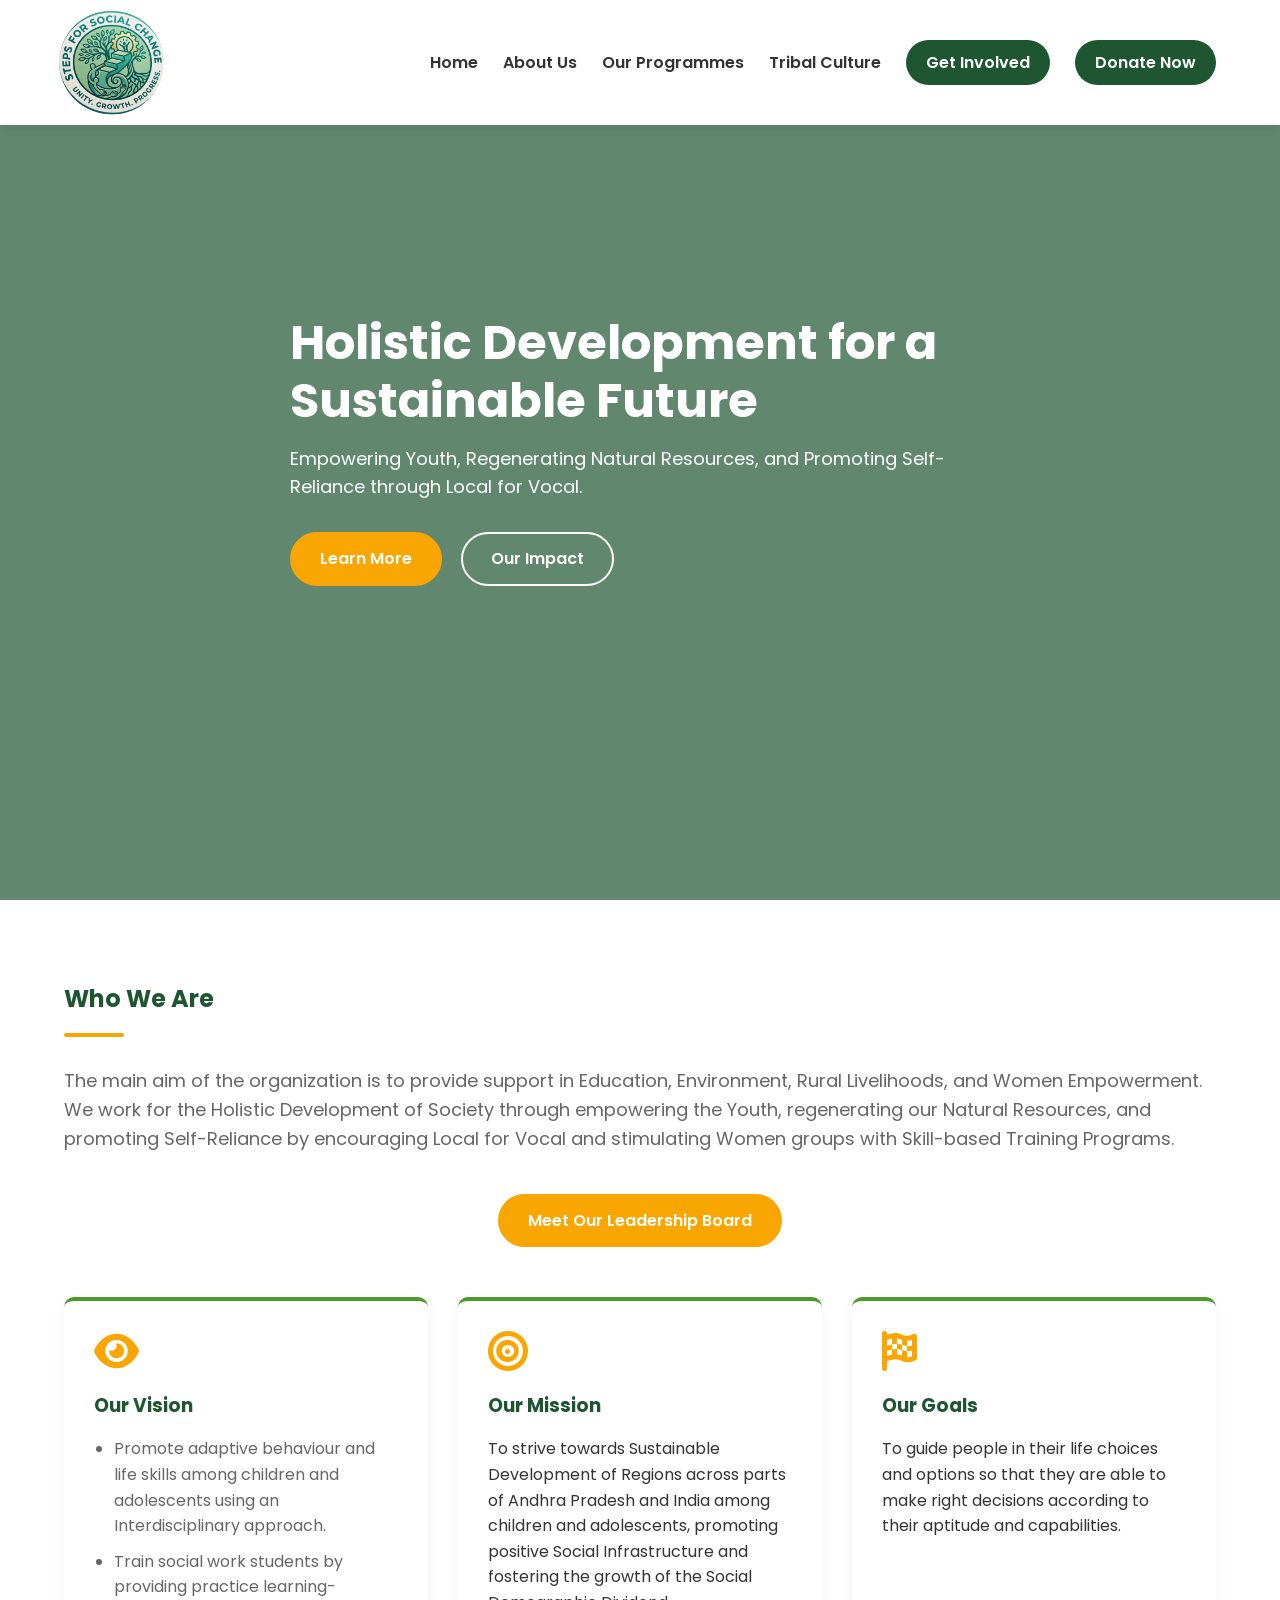
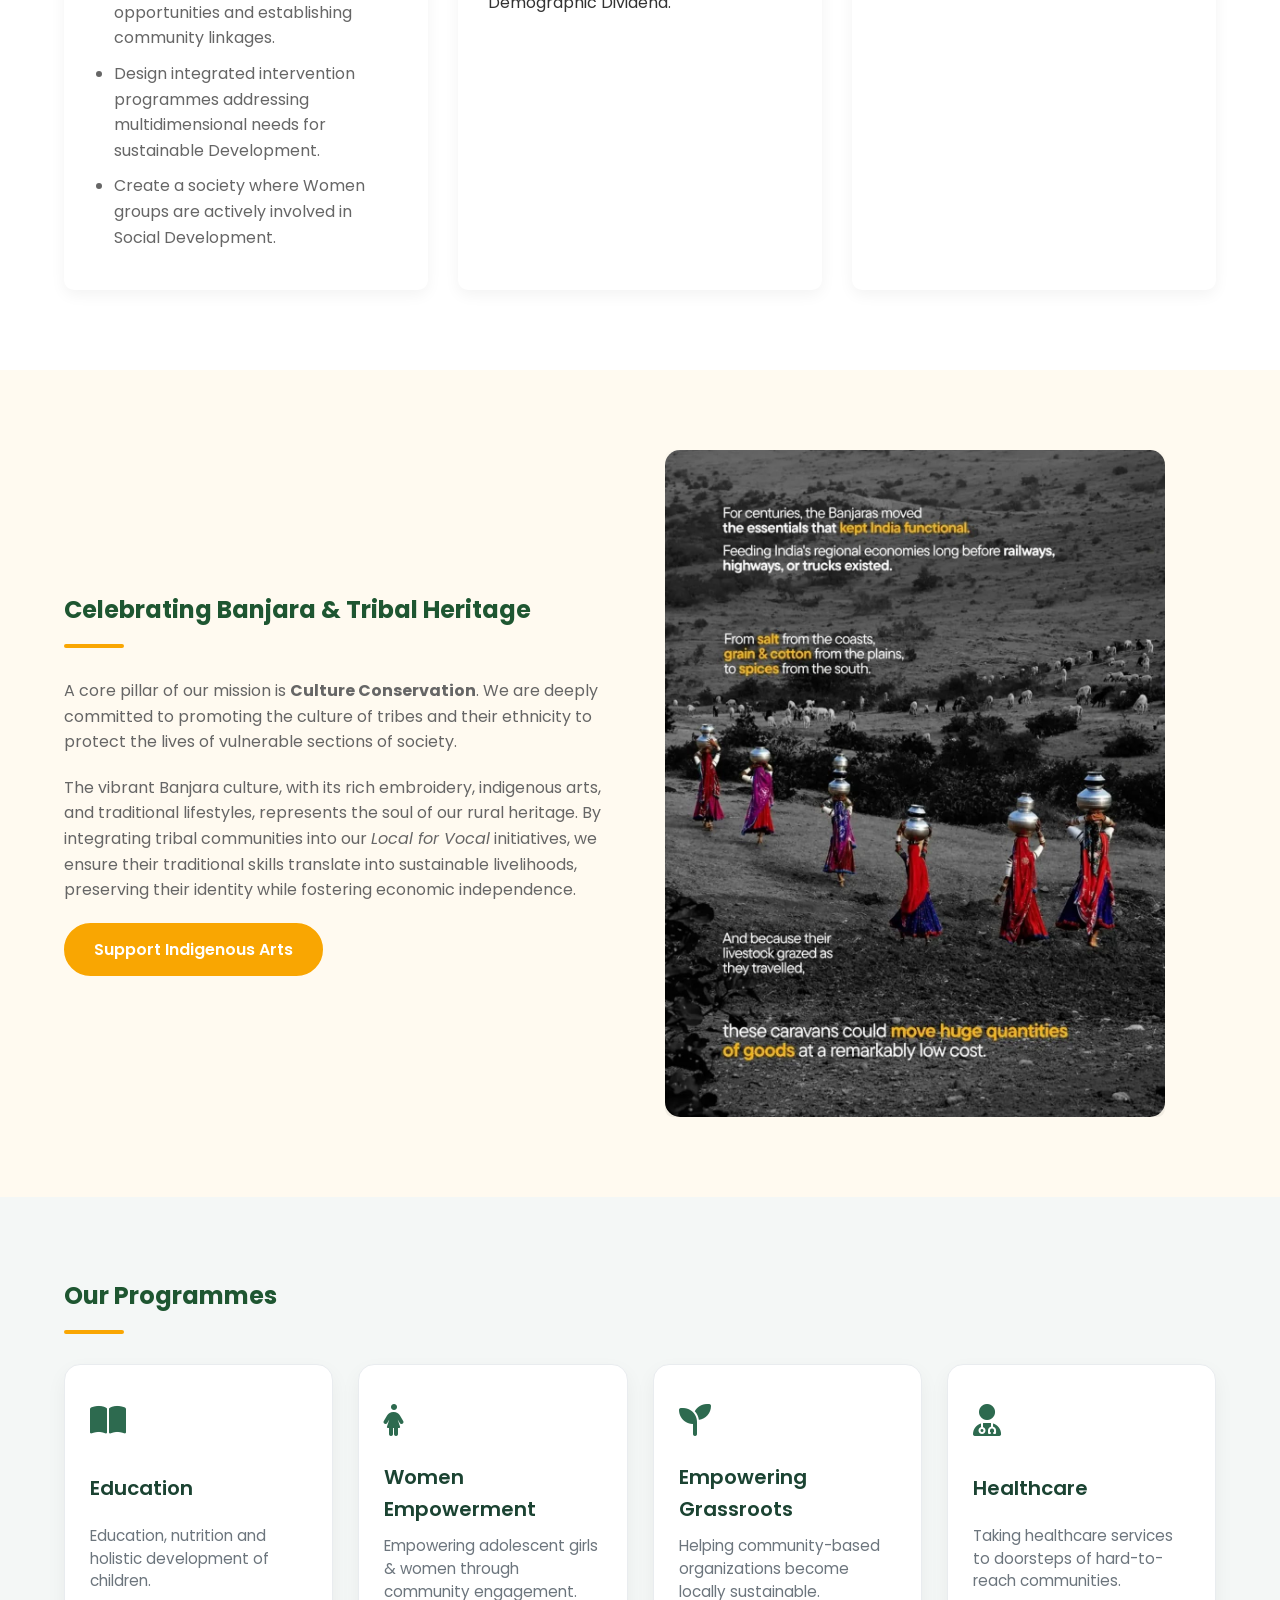
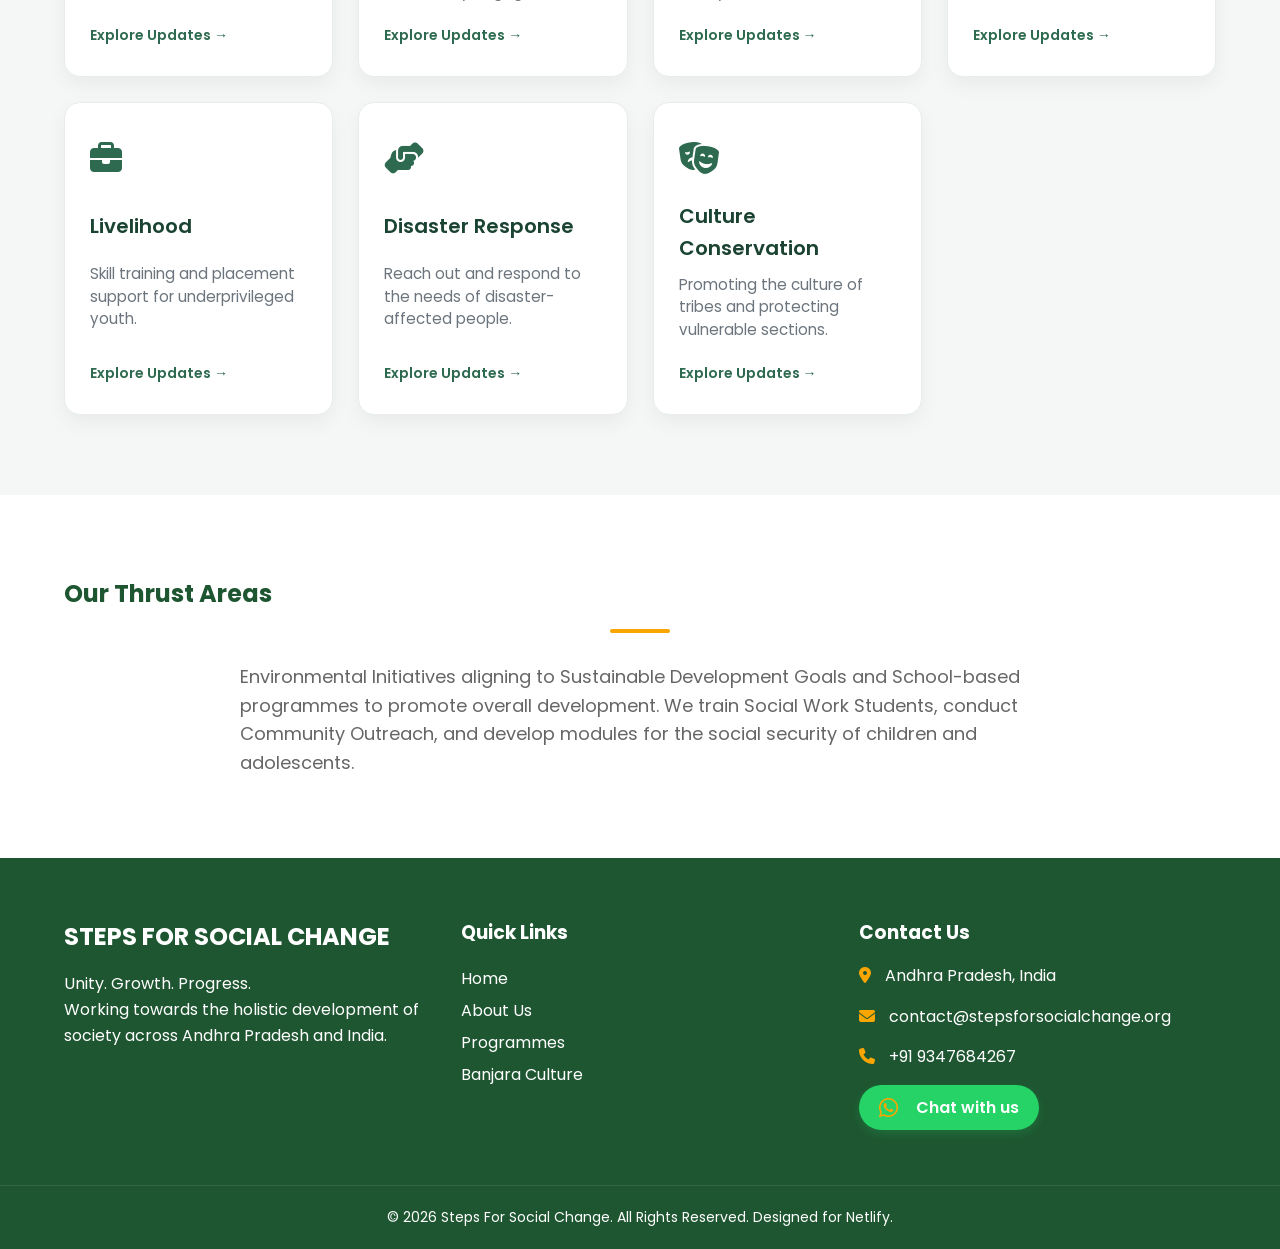
<file: index.html>
<!DOCTYPE html>
<html lang="en">
<head>
    <meta charset="UTF-8">
    <meta name="viewport" content="width=device-width, initial-scale=1.0">
    <title>Steps For Social Change | Unity. Growth. Progress.</title>
    <link rel="stylesheet" href="style.css">
    <!-- Google Fonts -->
    <link href="https://fonts.googleapis.com/css2?family=Poppins:wght@300;400;600;700&display=swap" rel="stylesheet">
    <!-- FontAwesome Icons -->
    <link rel="stylesheet" href="https://cdnjs.cloudflare.com/ajax/libs/font-awesome/6.4.0/css/all.min.css">
    <script src="https://identity.netlify.com/v1/netlify-identity-widget.js"></script>
</head>
<body>

    <!-- Navigation -->
    <nav id="navbar">
        <div class="container nav-container">
            <div class="logo">
                <a href="#home">
                    <img src="logo.jpg" alt="Steps for Social Change Logo" class="nav-logo-img">
                </a>
            </div>
            <ul class="nav-links">
                <li><a href="#home">Home</a></li>
                <li><a href="#about">About Us</a></li>
                <li><a href="#programmes">Our Programmes</a></li>
                <li><a href="#tribal-culture">Tribal Culture</a></li>
                <li><a href="#contact" class="btn-donate">Get Involved</a></li>
                <li><a href="donate.html" class="btn-donate">Donate Now</a></li>
            </ul>
            <div class="hamburger">
                <i class="fa-solid fa-bars"></i>
            </div>
        </div>
    </nav>

    <!-- Hero Section -->
    <header id="home" class="hero">
        <div class="hero-overlay">
            <div class="container hero-content">
                <h1>Holistic Development for a Sustainable Future</h1>
                <p>Empowering Youth, Regenerating Natural Resources, and Promoting Self-Reliance through Local for Vocal.</p>
                <a href="#about" class="btn-primary">Learn More</a>
                <a href="#programmes" class="btn-secondary">Our Impact</a>
            </div>
        </div>
    </header>

    <!-- About Section -->
    <section id="about" class="about section-padding">
        <div class="container">
            <div class="section-title">
                <h2>Who We Are</h2>
                <div class="underline"></div>
            </div>
            <p class="about-text">The main aim of the organization is to provide support in Education, Environment, Rural Livelihoods, and Women Empowerment. We work for the Holistic Development of Society through empowering the Youth, regenerating our Natural Resources, and promoting Self-Reliance by encouraging Local for Vocal and stimulating Women groups with Skill-based Training Programs.</p>

            <div style="text-align: center; margin-bottom: 50px;">
                <a href="team.html" class="btn-primary">Meet Our Leadership Board</a>
            </div>
            
            <div class="mission-vision-grid">
                <div class="card">
                    <i class="fa-solid fa-eye card-icon"></i>
                    <h3>Our Vision</h3>
                    <ul>
                        <li>Promote adaptive behaviour and life skills among children and adolescents using an Interdisciplinary approach.</li>
                        <li>Train social work students by providing practice learning-opportunities and establishing community linkages.</li>
                        <li>Design integrated intervention programmes addressing multidimensional needs for sustainable Development.</li>
                        <li>Create a society where Women groups are actively involved in Social Development.</li>
                    </ul>
                </div>
                <div class="card">
                    <i class="fa-solid fa-bullseye card-icon"></i>
                    <h3>Our Mission</h3>
                    <p>To strive towards Sustainable Development of Regions across parts of Andhra Pradesh and India among children and adolescents, promoting positive Social Infrastructure and fostering the growth of the Social Demographic Dividend.</p>
                </div>
                <div class="card">
                    <i class="fa-solid fa-flag-checkered card-icon"></i>
                    <h3>Our Goals</h3>
                    <p>To guide people in their life choices and options so that they are able to make right decisions according to their aptitude and capabilities.</p>
                </div>
            </div>
        </div>
    </section>

    <!-- Banjara & Tribal Culture Special Section -->
    <section id="tribal-culture" class="tribal-culture section-padding">
        <div class="container culture-container">
            <div class="culture-content">
                <h2>Celebrating Banjara & Tribal Heritage</h2>
                <div class="underline"></div>
                <p>A core pillar of our mission is <strong>Culture Conservation</strong>. We are deeply committed to promoting the culture of tribes and their ethnicity to protect the lives of vulnerable sections of society. </p>
                <p>The vibrant Banjara culture, with its rich embroidery, indigenous arts, and traditional lifestyles, represents the soul of our rural heritage. By integrating tribal communities into our <em>Local for Vocal</em> initiatives, we ensure their traditional skills translate into sustainable livelihoods, preserving their identity while fostering economic independence.</p>
                <a href="#contact" class="btn-primary">Support Indigenous Arts</a>
            </div>
            <div class="culture-image">
                <div class="heritage-carousel">
                    <img src="59ddb4f0-45ab-4833-b432-9e5e11ad16b7_58E05A8D-95D9-4FCF-BFBD-58B52E656C85.jpeg" class="carousel-slide active" alt="Banjara moving essentials">
                    <img src="da3371e2-6e1e-4496-9858-2b9078e73fbe_9B9F5430-1B64-404F-A151-03962C8EC4CA.jpeg" class="carousel-slide" alt="Criminal Tribes Act history">
                    <img src="ea376f99-ee1e-46b5-b02f-2705aa6b3204_6EC0D653-9CE4-4EA3-B142-CFF8C88B8E1D.jpeg" class="carousel-slide" alt="Banjara resilience and traditions">
                    <img src="fd7890cd-51f4-44ae-8871-87bb57b98c9d_29EB6A85-5880-4DAD-A44D-D29083FCB44A.jpeg" class="carousel-slide" alt="Banjara women wearing wealth">
                    <img src="unnamed-7.jpg" class="carousel-slide" alt="Banjara culture">
                </div>
            </div>
        </div>
    </section>

    <!-- Our Programmes Section -->
    <section id="programmes" class="programmes section-padding bg-light">
        <div class="container">
            <div class="section-title">
                <h2>Our Programmes</h2>
                <div class="underline"></div>
            </div>
            <div class="programmes-grid">

              <!-- 1. Education -->
              <div class="programme-card" onclick="window.location.href='program.html?category=education'">
                <div class="icon"><i class="fa-solid fa-book-open"></i></div>
                <h3>Education</h3>
                <p>Education, nutrition and holistic development of children.</p>
                <a href="program.html?category=education" class="card-link-btn">Explore Updates →</a>
              </div>

              <!-- 2. Women Empowerment -->
              <div class="programme-card" onclick="window.location.href='program.html?category=women-empowerment'">
                <div class="icon"><i class="fa-solid fa-person-dress"></i></div>
                <h3>Women Empowerment</h3>
                <p>Empowering adolescent girls & women through community engagement.</p>
                <a href="program.html?category=women-empowerment" class="card-link-btn">Explore Updates →</a>
              </div>

              <!-- 3. Empowering Grassroots -->
<div class="programme-card" onclick="window.location.href='program.html?category=empowering-grassroots'">
  <div class="icon"><i class="fa-solid fa-seedling"></i></div>
  <h3>Empowering Grassroots</h3>
  <p>Helping community-based organizations become locally sustainable.</p>
  <a href="program.html?category=empowering-grassroots" class="card-link-btn">Explore Updates →</a>
</div>

              <!-- 4. Healthcare -->
              <div class="programme-card" onclick="window.location.href='program.html?category=healthcare'">
                <div class="icon"><i class="fa-solid fa-user-doctor"></i></div>
                <h3>Healthcare</h3>
                <p>Taking healthcare services to doorsteps of hard-to-reach communities.</p>
                <a href="program.html?category=healthcare" class="card-link-btn">Explore Updates →</a>
              </div>

              <!-- 5. Livelihood -->
              <div class="programme-card" onclick="window.location.href='program.html?category=livelihood'">
                <div class="icon"><i class="fa-solid fa-briefcase"></i></div>
                <h3>Livelihood</h3>
                <p>Skill training and placement support for underprivileged youth.</p>
                <a href="program.html?category=livelihood" class="card-link-btn">Explore Updates →</a>
              </div>

              <!-- 6. Disaster Response -->
              <div class="programme-card" onclick="window.location.href='program.html?category=disaster-response'">
                <div class="icon"><i class="fa-solid fa-handshake-angle"></i></div>
                <h3>Disaster Response</h3>
                <p>Reach out and respond to the needs of disaster-affected people.</p>
                <a href="program.html?category=disaster-response" class="card-link-btn">Explore Updates →</a>
              </div>

              <!-- 7. Culture Conservation -->
              <div class="programme-card" onclick="window.location.href='program.html?category=culture-conservation'">
                <div class="icon"><i class="fa-solid fa-masks-theater"></i></div>
                <h3>Culture Conservation</h3>
                <p>Promoting the culture of tribes and protecting vulnerable sections.</p>
                <a href="program.html?category=culture-conservation" class="card-link-btn">Explore Updates →</a>
              </div>

            </div>
        </div>
    </section>

    <!-- Thrust Areas Section -->
    <section class="thrust-areas section-padding">
        <div class="container text-center">
            <h2>Our Thrust Areas</h2>
            <div class="underline center-line"></div>
            <p class="thrust-text">Environmental Initiatives aligning to Sustainable Development Goals and School-based programmes to promote overall development. We train Social Work Students, conduct Community Outreach, and develop modules for the social security of children and adolescents.</p>
        </div>
    </section>

    <!-- Footer -->
    <footer id="contact">
        <div class="container footer-container">
            <div class="footer-about">
                <h2>STEPS FOR SOCIAL CHANGE</h2>
                <p>Unity. Growth. Progress.</p>
                <p>Working towards the holistic development of society across Andhra Pradesh and India.</p>
            </div>
            <div class="footer-links">
                <h3>Quick Links</h3>
                <ul>
                    <li><a href="#home">Home</a></li>
                    <li><a href="#about">About Us</a></li>
                    <li><a href="#programmes">Programmes</a></li>
                    <li><a href="#tribal-culture">Banjara Culture</a></li>
                </ul>
            </div>
            <div class="footer-contact">
                <h3>Contact Us</h3>
                <p><i class="fa-solid fa-location-dot"></i> Andhra Pradesh, India</p>
                <p><i class="fa-solid fa-envelope"></i> contact@stepsforsocialchange.org</p>
                <p><i class="fa-solid fa-phone"></i> +91 9347684267</p>
                
                <div class="footer-socials" style="margin: 15px 0;">
                    <a href="https://wa.me/919347684267" target="_blank" class="social-icon whatsapp" title="Chat with us on WhatsApp">
                        <i class="fa-brands fa-whatsapp"></i>
                        <span>Chat with us</span>
                    </a>
                </div>
            </div>
        </div>
        <div class="footer-bottom">
            <p>&copy; 2026 Steps For Social Change. All Rights Reserved. Designed for Netlify.</p>
        </div>
    </footer>

    <script>
      if (window.netlifyIdentity) {
        window.netlifyIdentity.on("init", user => {
          if (!user) {
            window.netlifyIdentity.on("login", () => {
              document.location.href = "/admin/";
            });
          }
        });
      }
    </script>
    <script src="script.js"></script>
</body>
</html>
</file>
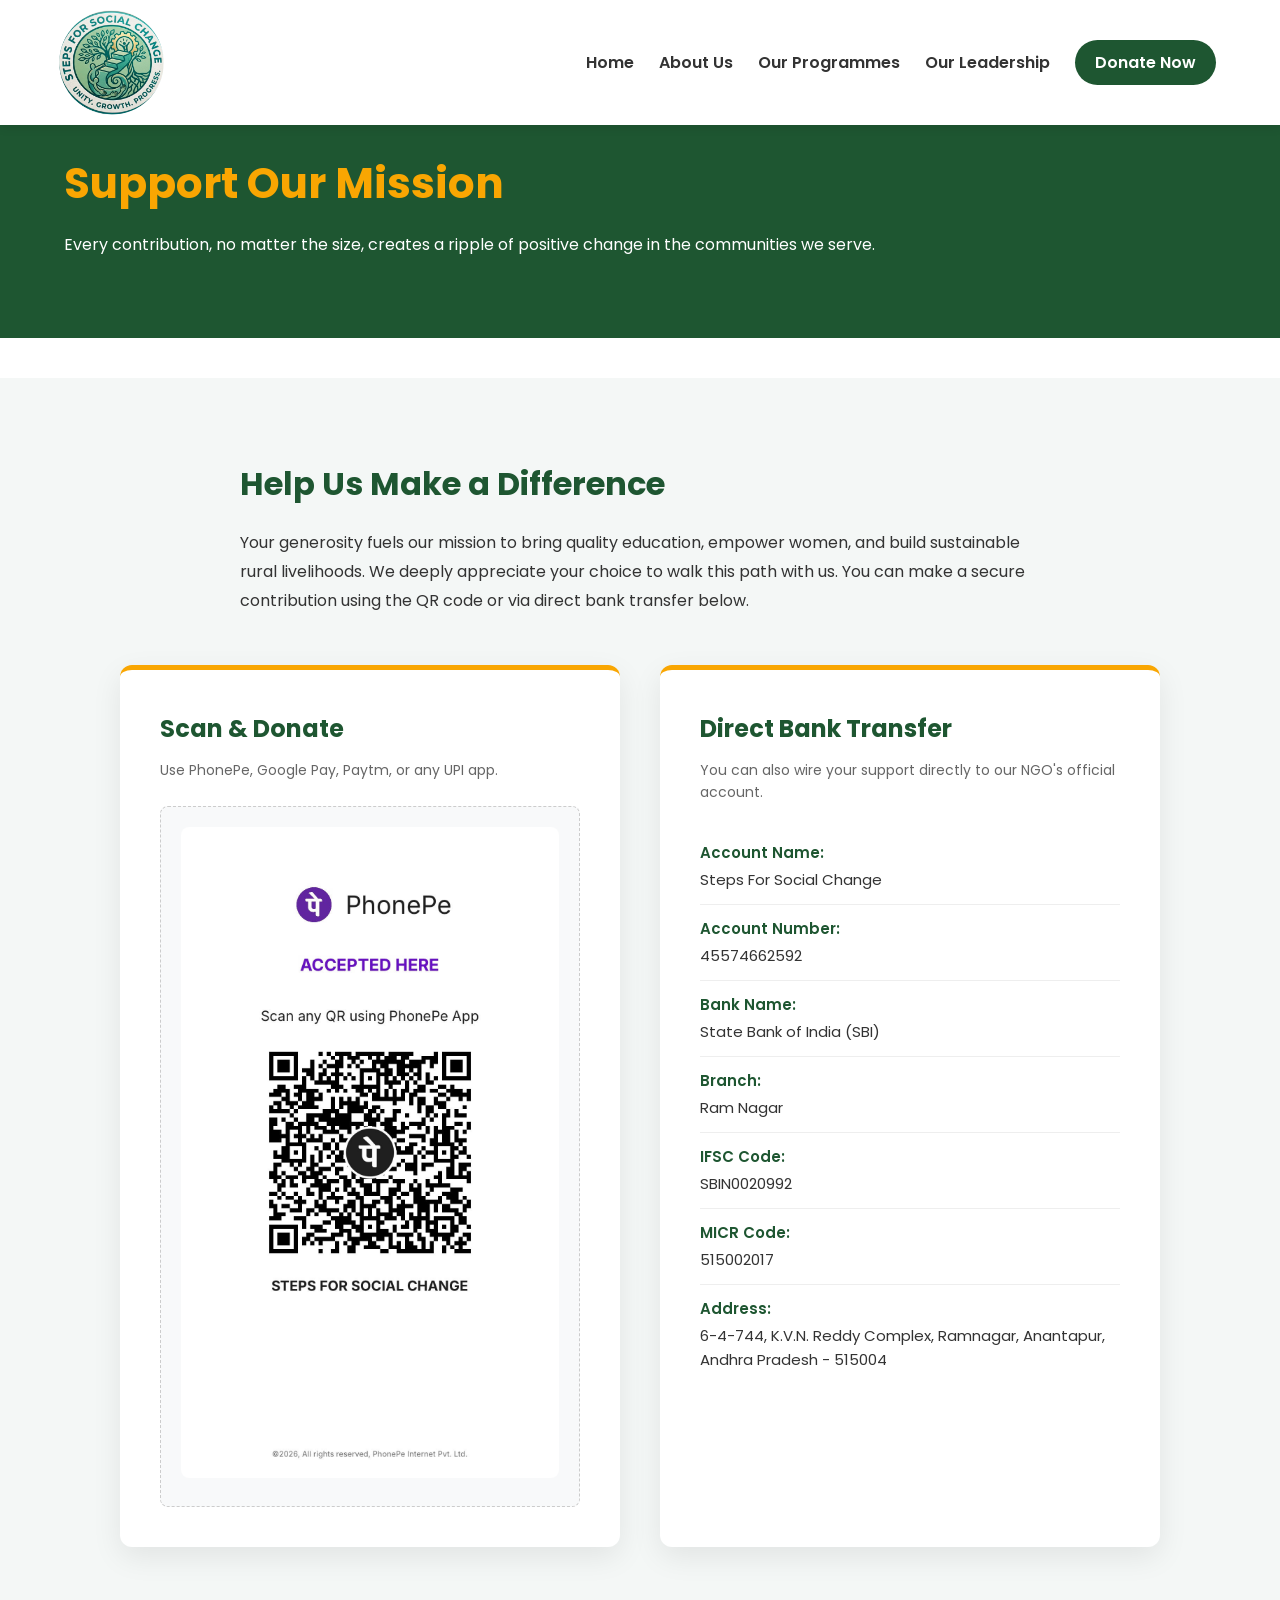
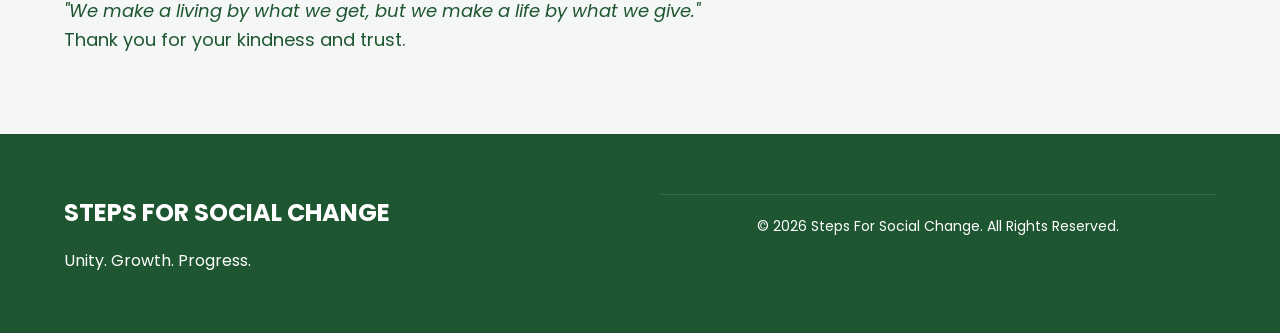
<file: donate.html>
<!DOCTYPE html>
<html lang="en">
<head>
    <meta charset="UTF-8">
    <meta name="viewport" content="width=device-width, initial-scale=1.0">
    <title>Donate | Steps For Social Change</title>
    <link rel="stylesheet" href="style.css">
    <link href="https://fonts.googleapis.com/css2?family=Poppins:wght@300;400;600;700&display=swap" rel="stylesheet">
    <link rel="stylesheet" href="https://cdnjs.cloudflare.com/ajax/libs/font-awesome/6.4.0/css/all.min.css">
</head>
<body>

    <!-- Navigation -->
    <nav id="navbar" style="box-shadow: 0 2px 10px rgba(0,0,0,0.1); padding: 10px 0;">
        <div class="container nav-container">
            <div class="logo">
                <a href="index.html">
                    <img src="logo.jpg" alt="Steps for Social Change Logo" class="nav-logo-img">
                </a>
            </div>
            <ul class="nav-links">
                <li><a href="index.html#home">Home</a></li>
                <li><a href="index.html#about">About Us</a></li>
                <li><a href="index.html#programmes">Our Programmes</a></li>
                <li><a href="team.html">Our Leadership</a></li>
                <li><a href="donate.html" class="btn-donate">Donate Now</a></li>
            </ul>
            <div class="hamburger">
                <i class="fa-solid fa-bars"></i>
            </div>
        </div>
    </nav>

    <!-- Page Header -->
    <header class="page-header">
        <div class="container text-center">
            <h1>Support Our Mission</h1>
            <p>Every contribution, no matter the size, creates a ripple of positive change in the communities we serve.</p>
        </div>
    </header>

    <!-- Donate Section -->
    <section class="donate-section section-padding bg-light">
        <div class="container">
            <div class="donate-intro text-center">
                <h2>Help Us Make a Difference</h2>
                <p>Your generosity fuels our mission to bring quality education, empower women, and build sustainable rural livelihoods. We deeply appreciate your choice to walk this path with us. You can make a secure contribution using the QR code or via direct bank transfer below.</p>
            </div>

            <div class="donate-grid">
                <!-- QR Code Box -->
                <div class="donate-card qr-card">
                    <h3>Scan & Donate</h3>
                    <p>Use PhonePe, Google Pay, Paytm, or any UPI app.</p>
                    <div class="qr-wrapper">
                        <img src="unnamed-6.jpg" alt="Steps For Social Change PhonePe QR Code">
                    </div>
                </div>

                <!-- Bank Details Box -->
                <div class="donate-card bank-card">
                    <h3>Direct Bank Transfer</h3>
                    <p>You can also wire your support directly to our NGO's official account.</p>
                    
                    <ul class="bank-details-list">
                        <li><strong>Account Name:</strong> Steps For Social Change</li>
                        <li><strong>Account Number:</strong> 45574662592</li>
                        <li><strong>Bank Name:</strong> State Bank of India (SBI)</li>
                        <li><strong>Branch:</strong> Ram Nagar</li>
                        <li><strong>IFSC Code:</strong> SBIN0020992</li>
                        <li><strong>MICR Code:</strong> 515002017</li>
                        <li><strong>Address:</strong> 6-4-744, K.V.N. Reddy Complex, Ramnagar, Anantapur, Andhra Pradesh - 515004</li>
                    </ul>
                </div>
            </div>
            
            <div class="donate-thank-you text-center">
                <p><em>"We make a living by what we get, but we make a life by what we give."</em><br>Thank you for your kindness and trust.</p>
            </div>
        </div>
    </section>

    <!-- Footer -->
    <footer id="contact">
        <div class="container footer-container">
            <div class="footer-about">
                <h2>STEPS FOR SOCIAL CHANGE</h2>
                <p>Unity. Growth. Progress.</p>
            </div>
            <div class="footer-bottom">
                <p>&copy; 2026 Steps For Social Change. All Rights Reserved.</p>
            </div>
        </div>
    </footer>

    <script src="script.js"></script>
</body>
</html>
</file>
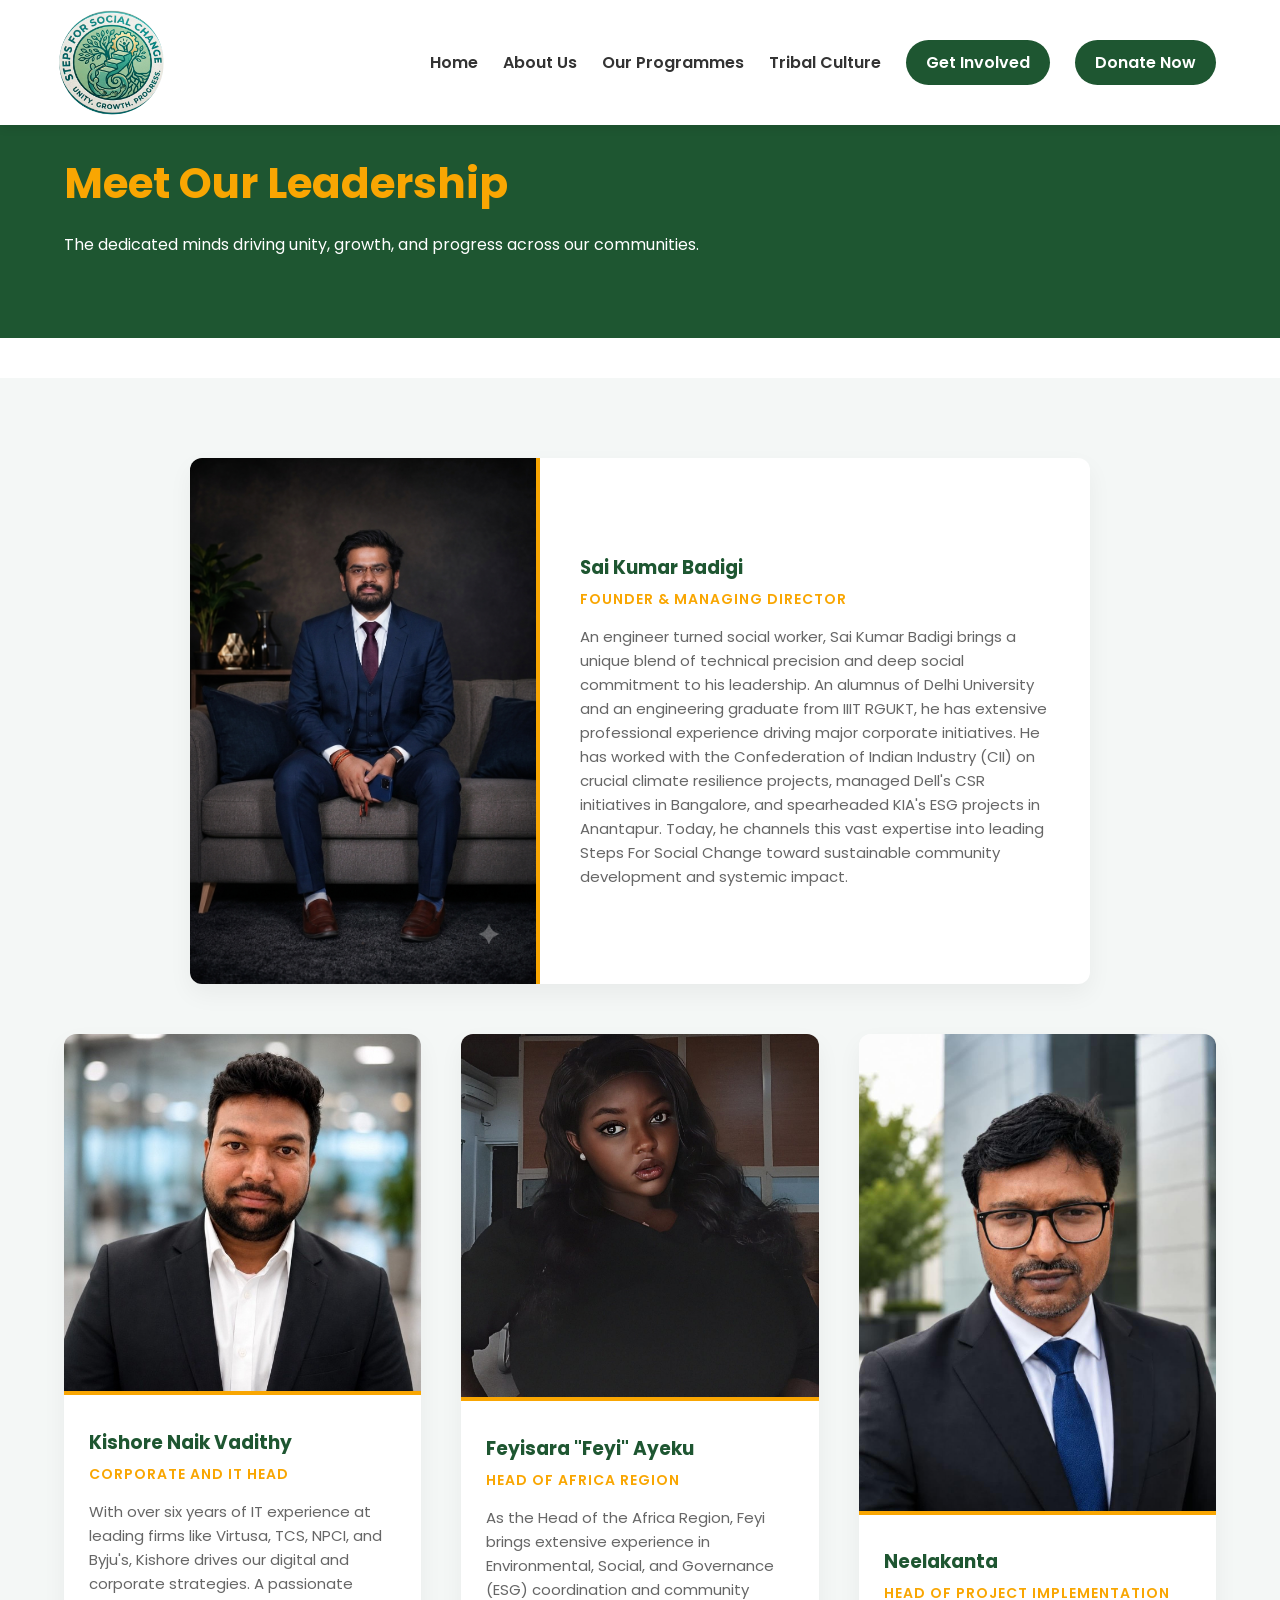
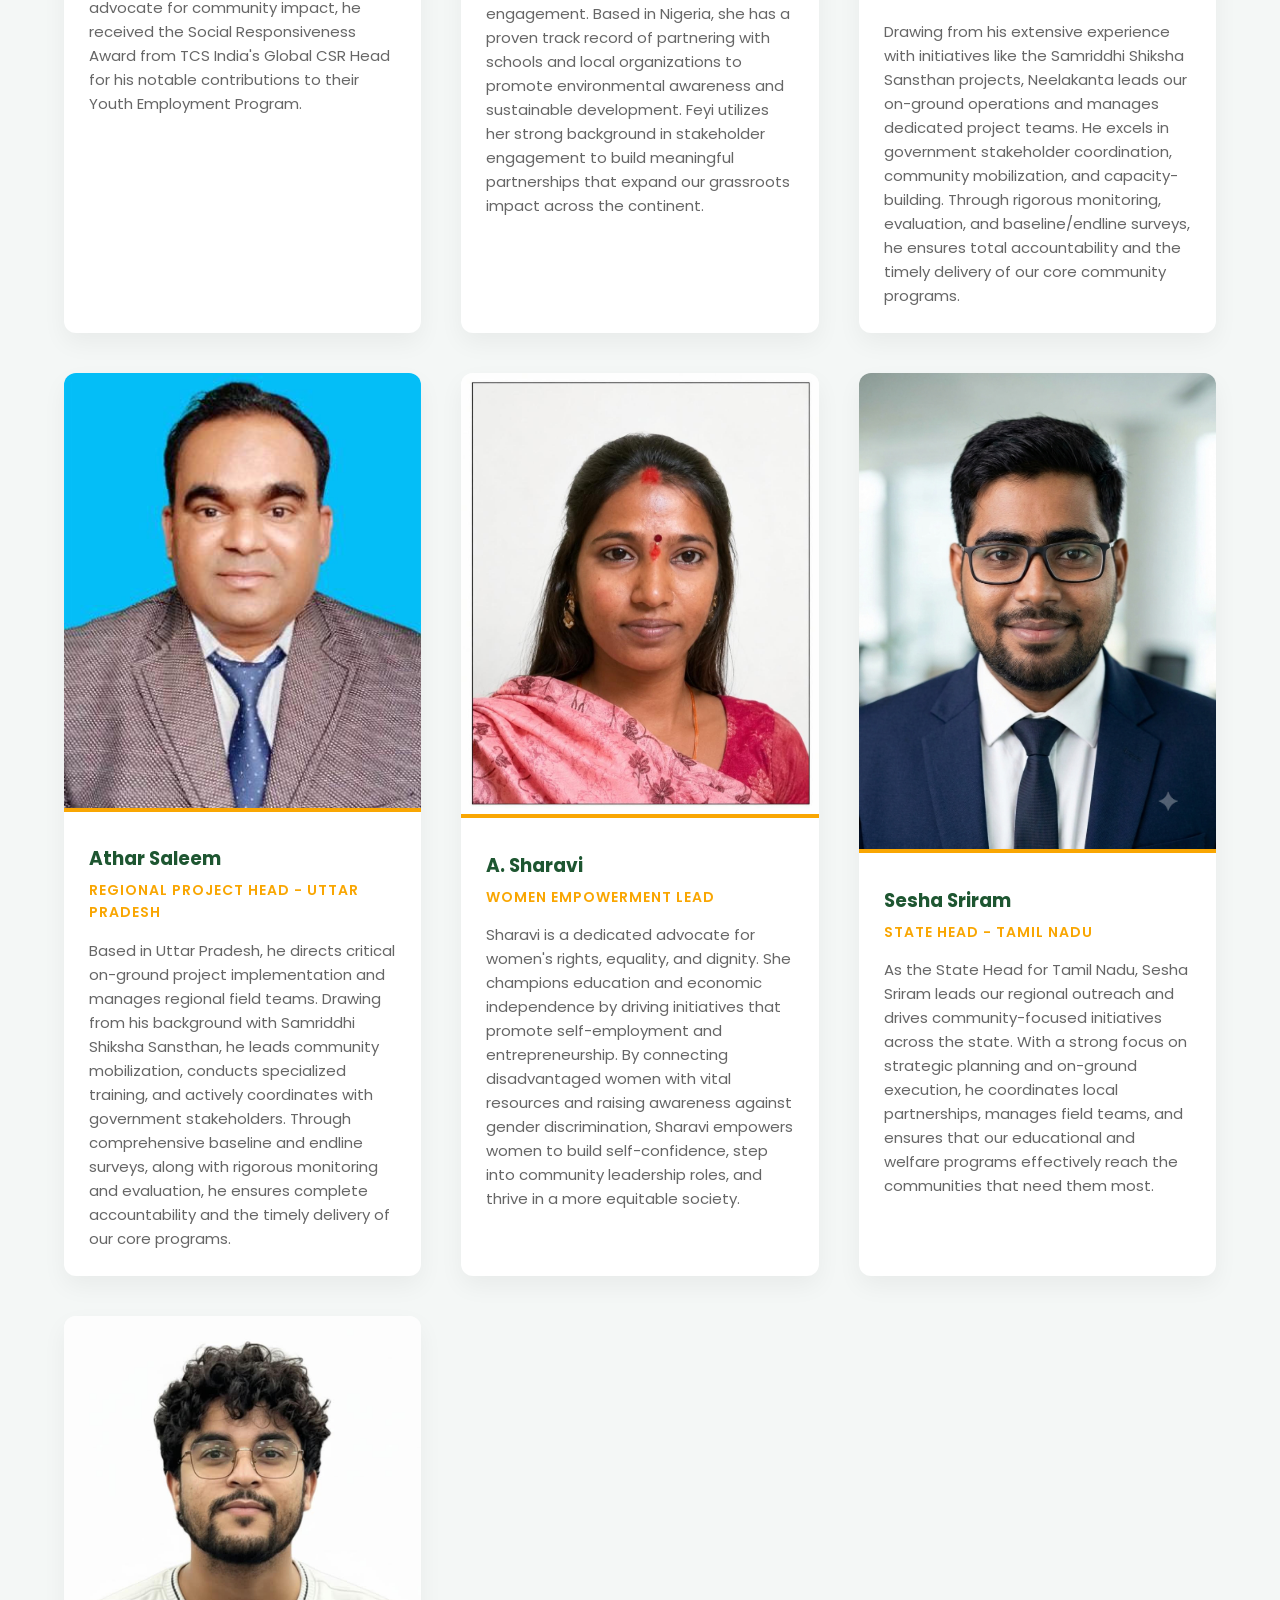
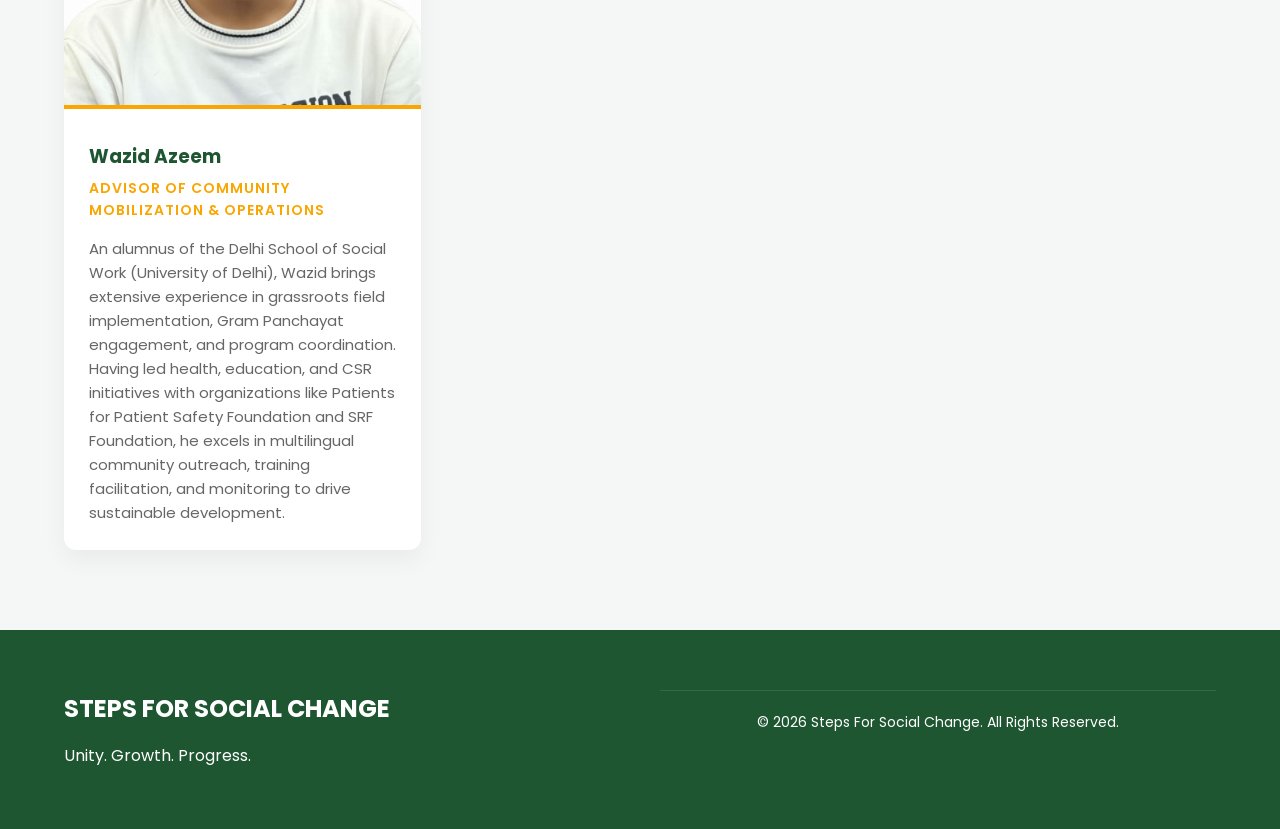
<file: team.html>
<!DOCTYPE html>
<html lang="en">
<head>
    <meta charset="UTF-8">
    <meta name="viewport" content="width=device-width, initial-scale=1.0">
    <title>Our Leadership | Steps For Social Change</title>
    <link rel="stylesheet" href="style.css">
    <link href="https://fonts.googleapis.com/css2?family=Poppins:wght@300;400;600;700&display=swap" rel="stylesheet">
    <link rel="stylesheet" href="https://cdnjs.cloudflare.com/ajax/libs/font-awesome/6.4.0/css/all.min.css">
</head>
<body>

    <!-- Navigation -->
    <nav id="navbar" style="box-shadow: 0 2px 10px rgba(0,0,0,0.1); padding: 10px 0;">
        <div class="container nav-container">
            <div class="logo">
                <a href="index.html">
                    <img src="logo.jpg" alt="Steps for Social Change Logo" class="nav-logo-img">
                </a>
            </div>
            <ul class="nav-links">
                <li><a href="index.html#home">Home</a></li>
                <li><a href="index.html#about">About Us</a></li>
                <li><a href="index.html#programmes">Our Programmes</a></li>
                <li><a href="index.html#tribal-culture">Tribal Culture</a></li>
                <li><a href="index.html#contact" class="btn-donate">Get Involved</a></li>
                <li><a href="donate.html" class="btn-donate">Donate Now</a></li>
            </ul>
            <div class="hamburger">
                <i class="fa-solid fa-bars"></i>
            </div>
        </div>
    </nav>

    <!-- Page Header -->
    <header class="page-header">
        <div class="container text-center">
            <h1>Meet Our Leadership</h1>
            <p>The dedicated minds driving unity, growth, and progress across our communities.</p>
        </div>
    </header>

    <!-- Team Section -->
    <section class="team-section section-padding bg-light">
        <div class="container">
            
            <!-- Founder / MD (Featured Card) -->
            <div class="team-card featured-member">
                <div class="team-img-wrapper">
                    <img src="Gemini_Generated_Image_9y87c69y87c69y87.png" alt="Sai Kumar Badigi">
                </div>
                <div class="team-info">
                    <h3>Sai Kumar Badigi</h3>
                    <span class="team-title">Founder & Managing Director</span>
                    <p>An engineer turned social worker, Sai Kumar Badigi brings a unique blend of technical precision and deep social commitment to his leadership. An alumnus of Delhi University and an engineering graduate from IIIT RGUKT, he has extensive professional experience driving major corporate initiatives. He has worked with the Confederation of Indian Industry (CII) on crucial climate resilience projects, managed Dell's CSR initiatives in Bangalore, and spearheaded KIA's ESG projects in Anantapur. Today, he channels this vast expertise into leading Steps For Social Change toward sustainable community development and systemic impact.</p>
                </div>
            </div>

            <!-- Rest of the Board Grid -->
            <div class="team-grid">
                
                <!-- Kishore Naik Vadithya -->
                <div class="team-card">
                    <div class="team-img-wrapper">
                        <img src="1778854473541.jpeg" alt="Kishore Naik Vadithya">
                    </div>
                    <div class="team-info">
                        <h3>Kishore Naik Vadithy</h3>
                        <span class="team-title">Corporate and IT Head</span>
                        <p>With over six years of IT experience at leading firms like Virtusa, TCS, NPCI, and Byju's, Kishore drives our digital and corporate strategies. A passionate advocate for community impact, he received the Social Responsiveness Award from TCS India's Global CSR Head for his notable contributions to their Youth Employment Program.</p>
                    </div>
                </div>

                <!-- Feyisara Ayeku -->
                <div class="team-card">
                    <div class="team-img-wrapper">
                        <img src="IMG-20260825-WA0055.jpg" alt="Feyisara Ayeku">
                    </div>
                    <div class="team-info">
                        <h3>Feyisara "Feyi" Ayeku</h3>
                        <span class="team-title">Head of Africa Region</span>
                        <p>As the Head of the Africa Region, Feyi brings extensive experience in Environmental, Social, and Governance (ESG) coordination and community engagement. Based in Nigeria, she has a proven track record of partnering with schools and local organizations to promote environmental awareness and sustainable development. Feyi utilizes her strong background in stakeholder engagement to build meaningful partnerships that expand our grassroots impact across the continent.</p>
                    </div>
                </div>

                <!-- Neelakanta -->
                <div class="team-card">
                    <div class="team-img-wrapper">
                        <img src="unnamed-3.jpg" alt="Neelakanta">
                    </div>
                    <div class="team-info">
                        <h3>Neelakanta</h3>
                        <span class="team-title">Head of Project Implementation</span>
                        <p>Drawing from his extensive experience with initiatives like the Samriddhi Shiksha Sansthan projects, Neelakanta leads our on-ground operations and manages dedicated project teams. He excels in government stakeholder coordination, community mobilization, and capacity-building. Through rigorous monitoring, evaluation, and baseline/endline surveys, he ensures total accountability and the timely delivery of our core community programs.</p>
                    </div>
                </div>

                <!-- Uttar Pradesh Team Member -->
                <div class="team-card">
                    <div class="team-img-wrapper">
                        <img src="unnamed-4.jpg" alt="[Name Here]">
                    </div>
                    <div class="team-info">
                        <h3>Athar Saleem</h3>
                        <span class="team-title">Regional Project Head - Uttar Pradesh</span>
                        <p>Based in Uttar Pradesh, he directs critical on-ground project implementation and manages regional field teams. Drawing from his background with Samriddhi Shiksha Sansthan, he leads community mobilization, conducts specialized training, and actively coordinates with government stakeholders. Through comprehensive baseline and endline surveys, along with rigorous monitoring and evaluation, he ensures complete accountability and the timely delivery of our core programs.</p>
                    </div>
                </div>

                <!-- A. Sharavi -->
                <div class="team-card">
                    <div class="team-img-wrapper">
                        <img src="IMG-20260901-WA0000.jpg" alt="A. Sharavi">
                    </div>
                    <div class="team-info">
                        <h3>A. Sharavi</h3>
                        <span class="team-title">Women Empowerment Lead</span>
                        <p>Sharavi is a dedicated advocate for women's rights, equality, and dignity. She champions education and economic independence by driving initiatives that promote self-employment and entrepreneurship. By connecting disadvantaged women with vital resources and raising awareness against gender discrimination, Sharavi empowers women to build self-confidence, step into community leadership roles, and thrive in a more equitable society.</p>
                    </div>
                </div>

                <!-- Sesha Sriram -->
                <div class="team-card">
                    <div class="team-img-wrapper">
                        <img src="Gemini_Generated_Image_otv3gtotv3gtotv3.png" alt="Sesha Sriram">
                    </div>
                    <div class="team-info">
                        <h3>Sesha Sriram</h3>
                        <span class="team-title">State Head - Tamil Nadu</span>
                        <p>As the State Head for Tamil Nadu, Sesha Sriram leads our regional outreach and drives community-focused initiatives across the state. With a strong focus on strategic planning and on-ground execution, he coordinates local partnerships, manages field teams, and ensures that our educational and welfare programs effectively reach the communities that need them most.</p>
                    </div>
                </div>

                <!-- Wazid Azeem -->
                <div class="team-card">
                    <div class="team-img-wrapper">
                        <img src="unnamed-5.jpg" alt="Wazid Azeem">
                    </div>
                    <div class="team-info">
                        <h3>Wazid Azeem</h3>
                        <span class="team-title">Advisor of Community Mobilization & Operations</span>
                        <p>An alumnus of the Delhi School of Social Work (University of Delhi), Wazid brings extensive experience in grassroots field implementation, Gram Panchayat engagement, and program coordination. Having led health, education, and CSR initiatives with organizations like Patients for Patient Safety Foundation and SRF Foundation, he excels in multilingual community outreach, training facilitation, and monitoring to drive sustainable development.</p>
                    </div>
                </div>

                

            </div>
        </div>
    </section>

    <!-- Footer -->
    <footer id="contact">
        <!-- Same footer content from your index.html goes here so it matches perfectly -->
        <div class="container footer-container">
            <div class="footer-about">
                <h2>STEPS FOR SOCIAL CHANGE</h2>
                <p>Unity. Growth. Progress.</p>
            </div>
            <div class="footer-bottom">
                <p>&copy; 2026 Steps For Social Change. All Rights Reserved.</p>
            </div>
        </div>
    </footer>

    <script src="script.js"></script>
</body>
</html>
</file>
<file: style.css>
/* Base Styles & Resets */
* {
    margin: 0;
    padding: 0;
    box-sizing: border-box;
    font-family: 'Poppins', sans-serif;
}

:root {
    --primary-color: #1E5631; /* Deep Green from Logo */
    --secondary-color: #F9A602; /* Gold/Yellow from gear */
    --accent-color: #4C9A2A; /* Light Green */
    --text-dark: #333333;
    --text-light: #666666;
    --bg-light: #F4F7F6;
    --white: #FFFFFF;
}

html {
    scroll-behavior: smooth;
}

body {
    color: var(--text-dark);
    line-height: 1.6;
}

.container {
    width: 90%;
    max-width: 1200px;
    margin: auto;
}

.section-padding {
    padding: 80px 0;
}

.bg-light {
    background-color: var(--bg-light);
}

.underline {
    height: 4px;
    width: 60px;
    background-color: var(--secondary-color);
    margin: 10px 0 30px 0;
    border-radius: 2px;
}

.center-line {
    margin: 10px auto 30px auto;
}

/* Typography */
h1, h2, h3 {
    color: var(--primary-color);
    margin-bottom: 15px;
}

/* Buttons */
.btn-primary, .btn-secondary, .btn-donate {
    display: inline-block;
    padding: 12px 28px;
    border-radius: 30px;
    text-decoration: none;
    font-weight: 600;
    transition: all 0.3s ease;
}

.btn-primary {
    background-color: var(--secondary-color);
    color: var(--white);
    border: 2px solid var(--secondary-color);
}

.btn-primary:hover {
    background-color: transparent;
    color: var(--secondary-color);
}

.btn-secondary {
    background-color: transparent;
    color: var(--white);
    border: 2px solid var(--white);
    margin-left: 15px;
}

.btn-secondary:hover {
    background-color: var(--white);
    color: var(--primary-color);
}

/* Navbar */
nav {
    position: fixed;
    width: 100%;
    background: var(--white);
    box-shadow: 0 2px 10px rgba(0,0,0,0.1);
    z-index: 1000;
    transition: 0.3s;
}

.nav-container {
    display: flex;
    justify-content: space-between;
    align-items: center;
    padding: 15px 0;
}

.logo h2 {
    margin: 0;
    font-size: 22px;
    color: var(--primary-color);
}

.logo span {
    font-size: 10px;
    letter-spacing: 2px;
    color: var(--text-light);
}

.nav-logo-img {
    height: 65px; /* You can increase or decrease this number to change the logo size */
    width: auto;
    border-radius: 50%; /* This keeps the circular edge perfectly smooth */
    display: block;
}

.nav-links {
    display: flex;
    list-style: none;
    align-items: center;
}

.nav-links li {
    margin-left: 25px;
}

.nav-links a {
    text-decoration: none;
    color: var(--text-dark);
    font-weight: 600;
    transition: color 0.3s;
}

.nav-links a:hover {
    color: var(--accent-color);
}

.btn-donate {
    background-color: var(--primary-color);
    color: var(--white) !important;
    padding: 10px 20px;
}

.btn-donate:hover {
    background-color: var(--secondary-color);
}

.hamburger {
    display: none;
    font-size: 24px;
    cursor: pointer;
}

/* Hero Section */
.hero {
    height: 100vh;
    background: url('https://images.unsplash.com/photo-1488521787991-ed7bbaae773c?ixlib=rb-4.0.3&auto=format&fit=crop&w=1920&q=80') center/cover no-repeat;
    position: relative;
}

.hero-overlay {
    position: absolute;
    top: 0; left: 0; width: 100%; height: 100%;
    background: rgba(30, 86, 49, 0.7); /* Deep Green Overlay */
    display: flex;
    align-items: center;
}

.hero-content {
    color: var(--white);
    max-width: 700px;
}

.hero-content h1 {
    color: var(--white);
    font-size: 48px;
    line-height: 1.2;
}

.hero-content p {
    font-size: 18px;
    margin-bottom: 30px;
}

/* About & Vision/Mission Grid */
.about-text {
    font-size: 18px;
    margin-bottom: 40px;
    color: var(--text-light);
}

.mission-vision-grid {
    display: grid;
    grid-template-columns: repeat(auto-fit, minmax(300px, 1fr));
    gap: 30px;
}

.card {
    background: var(--white);
    padding: 30px;
    border-radius: 10px;
    box-shadow: 0 5px 15px rgba(0,0,0,0.05);
    border-top: 4px solid var(--accent-color);
    transition: transform 0.3s;
}

.card:hover {
    transform: translateY(-10px);
}

.card-icon {
    font-size: 40px;
    color: var(--secondary-color);
    margin-bottom: 20px;
}

.card ul {
    margin-left: 20px;
    color: var(--text-light);
}

.card ul li {
    margin-bottom: 10px;
}

/* Tribal Culture Section */
.tribal-culture {
    background: #FFFAF0; /* Warm earthy background */
}

.heritage-carousel {
  position: relative;
  width: 100%;
  max-width: 500px; /* Adjust this to match your specific column width */
  aspect-ratio: 3 / 4; /* Fits the vertical orientation of your uploaded images */
  overflow: hidden;
  border-radius: 8px; /* Optional: rounds the corners slightly */
}

.carousel-slide {
  position: absolute;
  top: 0;
  left: 0;
  width: 100%;
  height: 100%;
  object-fit: cover; /* Keeps the images filling the space nicely */
  opacity: 0;
  transition: opacity 1s ease-in-out; /* Smooth fading effect */
  z-index: 1;
}

.carousel-slide.active {
  opacity: 1;
  z-index: 2;
}

.culture-container {
    display: flex;
    align-items: center;
    gap: 50px;
}

.culture-content {
    flex: 1;
}

.culture-content p {
    margin-bottom: 20px;
    color: var(--text-light);
}

.culture-image {
    flex: 1;
}

.culture-image img {
    width: 100%;
    border-radius: 15px;
    box-shadow: 0 10px 20px rgba(0,0,0,0.1);
}

/* Programmes Grid */
.programs-grid {
    display: grid;
    grid-template-columns: repeat(auto-fit, minmax(250px, 1fr));
    gap: 30px;
}

.program-card {
    background: var(--white);
    padding: 40px 20px;
    text-align: center;
    border-radius: 10px;
    box-shadow: 0 5px 15px rgba(0,0,0,0.05);
    transition: 0.3s;
}

.program-card i {
    font-size: 50px;
    color: var(--accent-color);
    margin-bottom: 20px;
}

.program-card:hover {
    background: var(--primary-color);
    color: var(--white);
}

.program-card:hover h3, .program-card:hover p, .program-card:hover i {
    color: var(--white);
}

.highlight-card {
    background: #FFF3E0;
    border: 2px solid var(--secondary-color);
}

/* Thrust Areas */
.thrust-text {
    max-width: 800px;
    margin: auto;
    font-size: 18px;
    color: var(--text-light);
}

/* Footer */
footer {
    background: var(--primary-color);
    color: var(--white);
    padding: 60px 0 20px 0;
}

.footer-container {
    display: grid;
    grid-template-columns: repeat(auto-fit, minmax(250px, 1fr));
    gap: 40px;
    margin-bottom: 40px;
}

footer h2, footer h3 {
    color: var(--white);
}

.footer-links ul {
    list-style: none;
}

.footer-links a {
    color: var(--white);
    text-decoration: none;
    line-height: 2;
    transition: 0.3s;
}

.footer-links a:hover {
    color: var(--secondary-color);
}

.footer-contact p {
    margin-bottom: 15px;
}

.footer-contact i {
    margin-right: 10px;
    color: var(--secondary-color);
}

.social-icons a {
    color: var(--white);
    font-size: 20px;
    margin-right: 15px;
    transition: 0.3s;
}

.social-icons a:hover {
    color: var(--secondary-color);
}

.footer-bottom {
    text-align: center;
    border-top: 1px solid rgba(255,255,255,0.1);
    padding-top: 20px;
    font-size: 14px;
}

/* Responsive Design */
@media (max-width: 768px) {
    .nav-links {
        display: none;
        flex-direction: column;
        position: absolute;
        top: 70px;
        left: 0;
        width: 100%;
        background: var(--white);
        box-shadow: 0 5px 10px rgba(0,0,0,0.1);
        text-align: center;
    }

    .nav-links.active {
        display: flex;
    }

    .nav-links li {
        margin: 15px 0;
    }

    .hamburger {
        display: block;
    }

    .culture-container {
        flex-direction: column;
    }

    .hero-content h1 {
        font-size: 36px;
    }
}

/* --- Team / Leadership Page Styles --- */
.page-header {
    background: var(--primary-color);
    padding: 150px 0 80px 0;
    color: var(--white);
    margin-bottom: 40px;
}

.page-header h1 {
    color: var(--secondary-color);
    font-size: 42px;
}

.team-grid {
    display: grid;
    grid-template-columns: repeat(auto-fit, minmax(300px, 1fr));
    gap: 40px;
    margin-top: 40px;
}

.team-card {
    background: var(--white);
    border-radius: 12px;
    overflow: hidden;
    box-shadow: 0 10px 25px rgba(0,0,0,0.05);
    transition: transform 0.3s ease, box-shadow 0.3s ease;
}

.team-card:hover {
    transform: translateY(-8px);
    box-shadow: 0 15px 35px rgba(0,0,0,0.1);
}

.team-img-wrapper img {
    width: 100%;
    height: auto;
    object-fit: cover;
    border-bottom: 4px solid var(--secondary-color);
}

.team-info {
    padding: 25px;
}

.team-info h3 {
    margin-bottom: 5px;
    color: var(--primary-color);
}

.team-title {
    display: block;
    color: var(--secondary-color);
    font-weight: 600;
    font-size: 14px;
    margin-bottom: 15px;
    text-transform: uppercase;
    letter-spacing: 1px;
}

.team-info p {
    color: var(--text-light);
    font-size: 15px;
}

/* Make the Founder's card stand out and span wider */
.featured-member {
    display: flex;
    flex-direction: row;
    max-width: 900px;
    margin: 0 auto 50px auto;
}

.featured-member .team-img-wrapper img {
    width: 350px;
    height: 100%;
    border-bottom: none;
    border-right: 4px solid var(--secondary-color);
}

.featured-member .team-info {
    padding: 40px;
    display: flex;
    flex-direction: column;
    justify-content: center;
}

@media (max-width: 768px) {
    .featured-member {
        flex-direction: column;
    }
    .featured-member .team-img-wrapper img {
        width: 100%;
        height: auto;
        border-right: none;
        border-bottom: 4px solid var(--secondary-color);
    }
}

.nav-container {
    display: flex;
    justify-content: space-between;
    align-items: center;
    padding: 5px 0; /* Reduced padding so the larger logo fits nicely */
}

.logo {
    display: flex;
    align-items: center;
}

.nav-logo-img {
    height: 95px; /* Increased size significantly */
    width: 95px; /* Forced width to match height for a perfect circle */
    object-fit: cover; /* Ensures the image fills the circle without stretching */
    border-radius: 50%;
    display: block;
    transform: scale(1.1); /* Slight zoom to cut out extra white borders */
    transition: transform 0.3s ease;
}

.nav-logo-img:hover {
    transform: scale(1.15); /* Slight pop effect when hovered */
}

/* --- Donate Page Styles --- */
.donate-intro {
    max-width: 800px;
    margin: 0 auto 50px auto;
}

.donate-intro h2 {
    color: var(--primary-color);
    margin-bottom: 20px;
    font-size: 32px;
}

.donate-intro p {
    color: var(--text-color);
    font-size: 16px;
    line-height: 1.8;
}

.donate-grid {
    display: flex;
    gap: 40px;
    justify-content: center;
    align-items: stretch;
    flex-wrap: wrap;
}

.donate-card {
    background: var(--white);
    border-radius: 12px;
    padding: 40px;
    box-shadow: 0 10px 30px rgba(0,0,0,0.08);
    flex: 1;
    min-width: 300px;
    max-width: 500px;
    border-top: 5px solid var(--secondary-color);
}

.donate-card h3 {
    color: var(--primary-color);
    margin-bottom: 10px;
    font-size: 24px;
}

.donate-card p {
    color: var(--text-light);
    margin-bottom: 25px;
    font-size: 14px;
}

.qr-wrapper {
    text-align: center;
    background: #f8f9fa;
    padding: 20px;
    border-radius: 8px;
    border: 1px dashed #ccc;
}

.qr-wrapper img {
    max-width: 100%;
    height: auto;
    border-radius: 8px;
}

.bank-details-list {
    list-style: none;
    padding: 0;
}

.bank-details-list li {
    padding: 12px 0;
    border-bottom: 1px solid #eee;
    font-size: 15px;
    color: var(--text-color);
    display: flex;
    flex-direction: column;
}

.bank-details-list li strong {
    color: var(--primary-color);
    font-weight: 600;
    margin-bottom: 3px;
}

.bank-details-list li:last-child {
    border-bottom: none;
}

.donate-thank-you {
    margin-top: 50px;
    color: var(--primary-color);
    font-size: 18px;
}

@media (max-width: 768px) {
    .donate-grid {
        flex-direction: column;
        align-items: center;
    }
}

/* --- Footer Social Icons --- */
.footer-socials {
    margin-top: 20px;
}

.social-icon.whatsapp {
    display: inline-flex;
    align-items: center;
    justify-content: center;
    gap: 8px;
    background-color: #25D366; /* Official WhatsApp Green */
    color: #ffffff;
    padding: 10px 20px;
    border-radius: 30px;
    text-decoration: none;
    font-size: 16px;
    font-weight: 600;
    transition: transform 0.3s ease, box-shadow 0.3s ease;
    box-shadow: 0 4px 10px rgba(37, 211, 102, 0.2);
}

.social-icon.whatsapp i {
    font-size: 22px;
}

.social-icon.whatsapp:hover {
    transform: translateY(-3px);
    box-shadow: 0 6px 15px rgba(37, 211, 102, 0.4);
    color: #ffffff;
}

.carousel-slide {
    display: none; /* Hide all slides by default */
    opacity: 0;
    transition: opacity 1s ease-in-out;
}

.carousel-slide.active {
    display: block; /* Only show the active slide */
    opacity: 1;
}

/* Program Cards Grid Restoration */
.programmes-grid {
  display: grid;
  grid-template-columns: repeat(auto-fit, minmax(260px, 1fr));
  gap: 25px;
  margin-top: 30px;
}

.programme-card {
  background: #ffffff;
  padding: 30px 25px;
  border-radius: 16px;
  box-shadow: 0 8px 20px rgba(0,0,0,0.05);
  border: 1px solid #e9ecef;
  transition: all 0.3s ease;
  cursor: pointer;
  display: flex;
  flex-direction: column;
  justify-content: space-between;
}

.programme-card:hover {
  transform: translateY(-6px);
  box-shadow: 0 15px 30px rgba(0,0,0,0.1);
  border-color: #2d6a4f;
}

.programme-card.highlight {
  border: 2px solid #2d6a4f;
  background: #f4fbf7;
}

.programme-card .icon {
  font-size: 2rem;
  color: #2d6a4f;
  margin-bottom: 15px;
}

.programme-card h3 {
  font-size: 1.25rem;
  color: #1b4332;
  margin-bottom: 10px;
  font-weight: 600;
}

.programme-card p {
  font-size: 0.95rem;
  color: #6c757d;
  line-height: 1.5;
  margin-bottom: 20px;
}

.card-link-btn {
  display: inline-block;
  font-size: 0.88rem;
  font-weight: 600;
  color: #2d6a4f;
  text-decoration: none;
  transition: color 0.2s ease;
}

.programme-card:hover .card-link-btn {
  color: #1b4332;
  text-decoration: underline;
}
</file>
